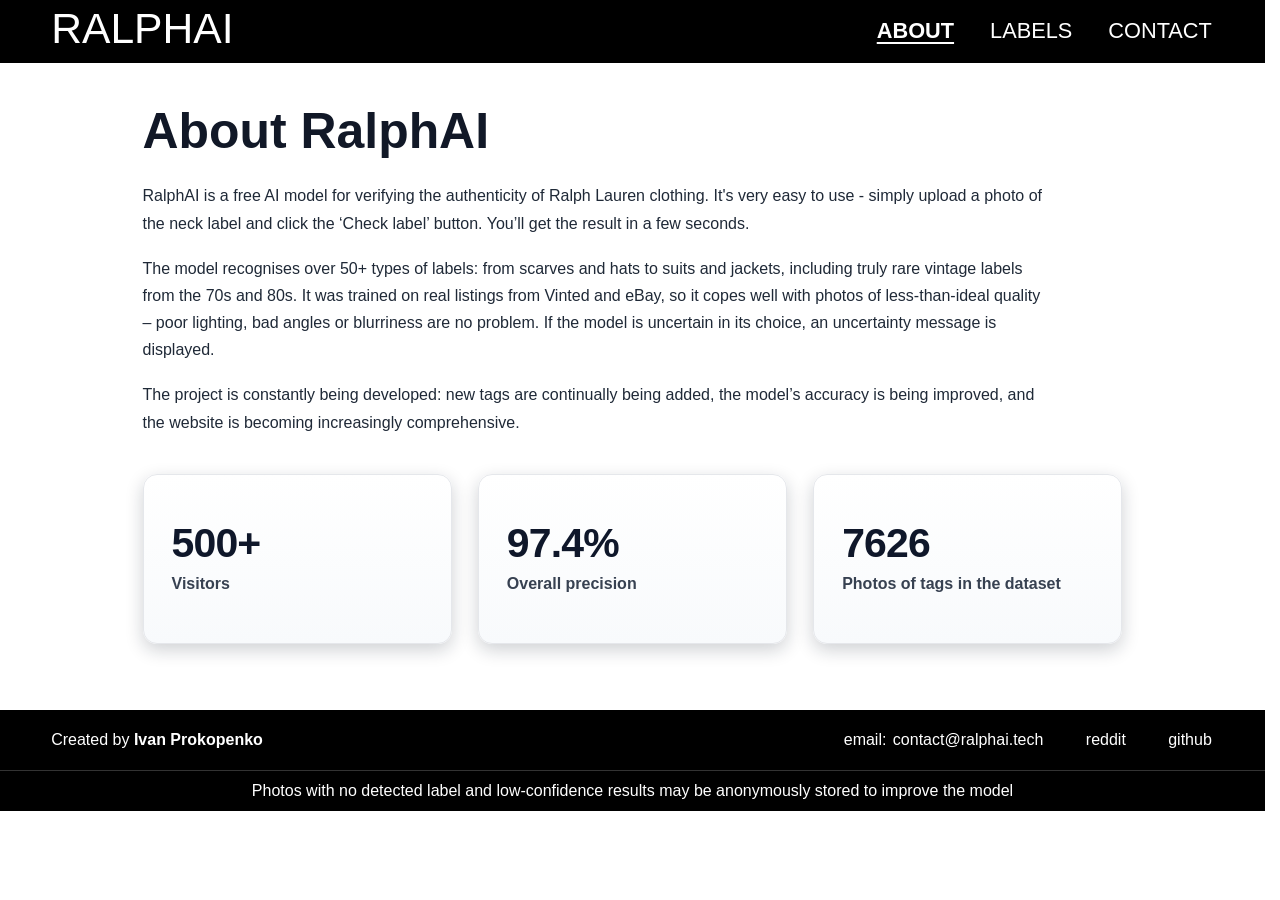
<file: about.html>
<!DOCTYPE html>
<html lang="en">

<head>
  <meta charset="UTF-8" />
  <meta name="viewport" content="width=device-width, initial-scale=1.0" />
  <title>RalphAI - About</title>
  <meta name="description"
    content="Learn how RalphAI helps people perform a fast, practical Ralph Lauren legit check using AI." />
  <link rel="icon" type="image/png" href="/favicon/favicon-96x96.png" sizes="96x96" />
  <link rel="icon" type="image/svg+xml" href="/favicon/favicon.svg" />
  <link rel="shortcut icon" href="/favicon.ico" />
  <link rel="apple-touch-icon" sizes="180x180" href="/favicon/apple-touch-icon.png" />
  <link rel="manifest" href="/favicon/site.webmanifest" />
  <link rel="stylesheet" href="styles.css" />
  <script defer src="metrics.js"></script>
  <script defer src="about.js"></script>
</head>

<body>
  <a class="skip-link" href="#main-content">Skip to main content</a>
  <header class="navbar">
    <a href="/" class="navbar__logo">RALPHAI</a>
    <nav class="navbar__links" aria-label="Main navigation">
      <a href="about.html" class="navbar__link navbar__link--active" aria-current="page">ABOUT</a>
      <a href="labels.html" class="navbar__link">LABELS</a>
      <a href="mailto:contact@ralphai.tech" class="navbar__link" id="navContactLink">CONTACT</a>
    </nav>
  </header>

  <main id="main-content" tabindex="-1" class="main-content main-content--about">
    <section class="about" aria-labelledby="aboutHeading">
      <h1 id="aboutHeading" class="about__title">About RalphAI</h1>

      <div class="about__body">
        <p>RalphAI is a free AI model for verifying the authenticity of Ralph Lauren clothing. It's very easy to use - simply upload a photo of the neck label and click the ‘Check label’ button. You’ll get the result in a few seconds.</p>
        <p>The model recognises over 50+ types of labels: from scarves and hats to suits and jackets, including truly rare vintage labels from the 70s and 80s. It was trained on real listings from Vinted and eBay, so it copes well with photos of less-than-ideal quality – poor lighting, bad angles or blurriness are no problem. If the model is uncertain in its choice, an uncertainty message is displayed.</p>
        <p>The project is constantly being developed: new tags are continually being added, the model’s accuracy is being improved, and the website is becoming increasingly comprehensive.</p>
      </div>

      <ul class="about__metrics" role="list" aria-label="RalphAI metrics">
        <li class="metric-card">
          <p class="metric-card__value" data-metric-key="visitors">500+</p>
          <p class="metric-card__label">Visitors</p>
        </li>
        <li class="metric-card">
          <p class="metric-card__value" data-metric-key="overallPrecision">97.4%</p>
          <p class="metric-card__label">Overall precision</p>
        </li>
        <li class="metric-card">
          <p class="metric-card__value" data-metric-key="datasetPhotos">7626</p>
          <p class="metric-card__label">Photos of tags in the dataset</p>
        </li>
      </ul>
    </section>
  </main>

  <footer class="site-footer">
    <div class="site-footer__links">
      <p class="site-footer__author"><span>Created by</span> <strong>Ivan Prokopenko</strong></p>
      <p class="site-footer__email">email: <a href="mailto:contact@ralphai.tech" id="footerEmailLink">contact@ralphai.tech</a>
      </p>
      <a href="https://www.reddit.com/user/Neat-Remote-8655/" class="site-footer__social" target="_blank"
        rel="noopener">reddit</a>
      <a href="https://github.com/IvanProkopenko7/ralphai" class="site-footer__social" target="_blank" rel="noopener">github</a>
    </div>
    <div class="collection-note"><span>Photos with no detected label and low-confidence results may be anonymously stored to improve the model</span></div>
  </footer>
</body>

</html>
</file>
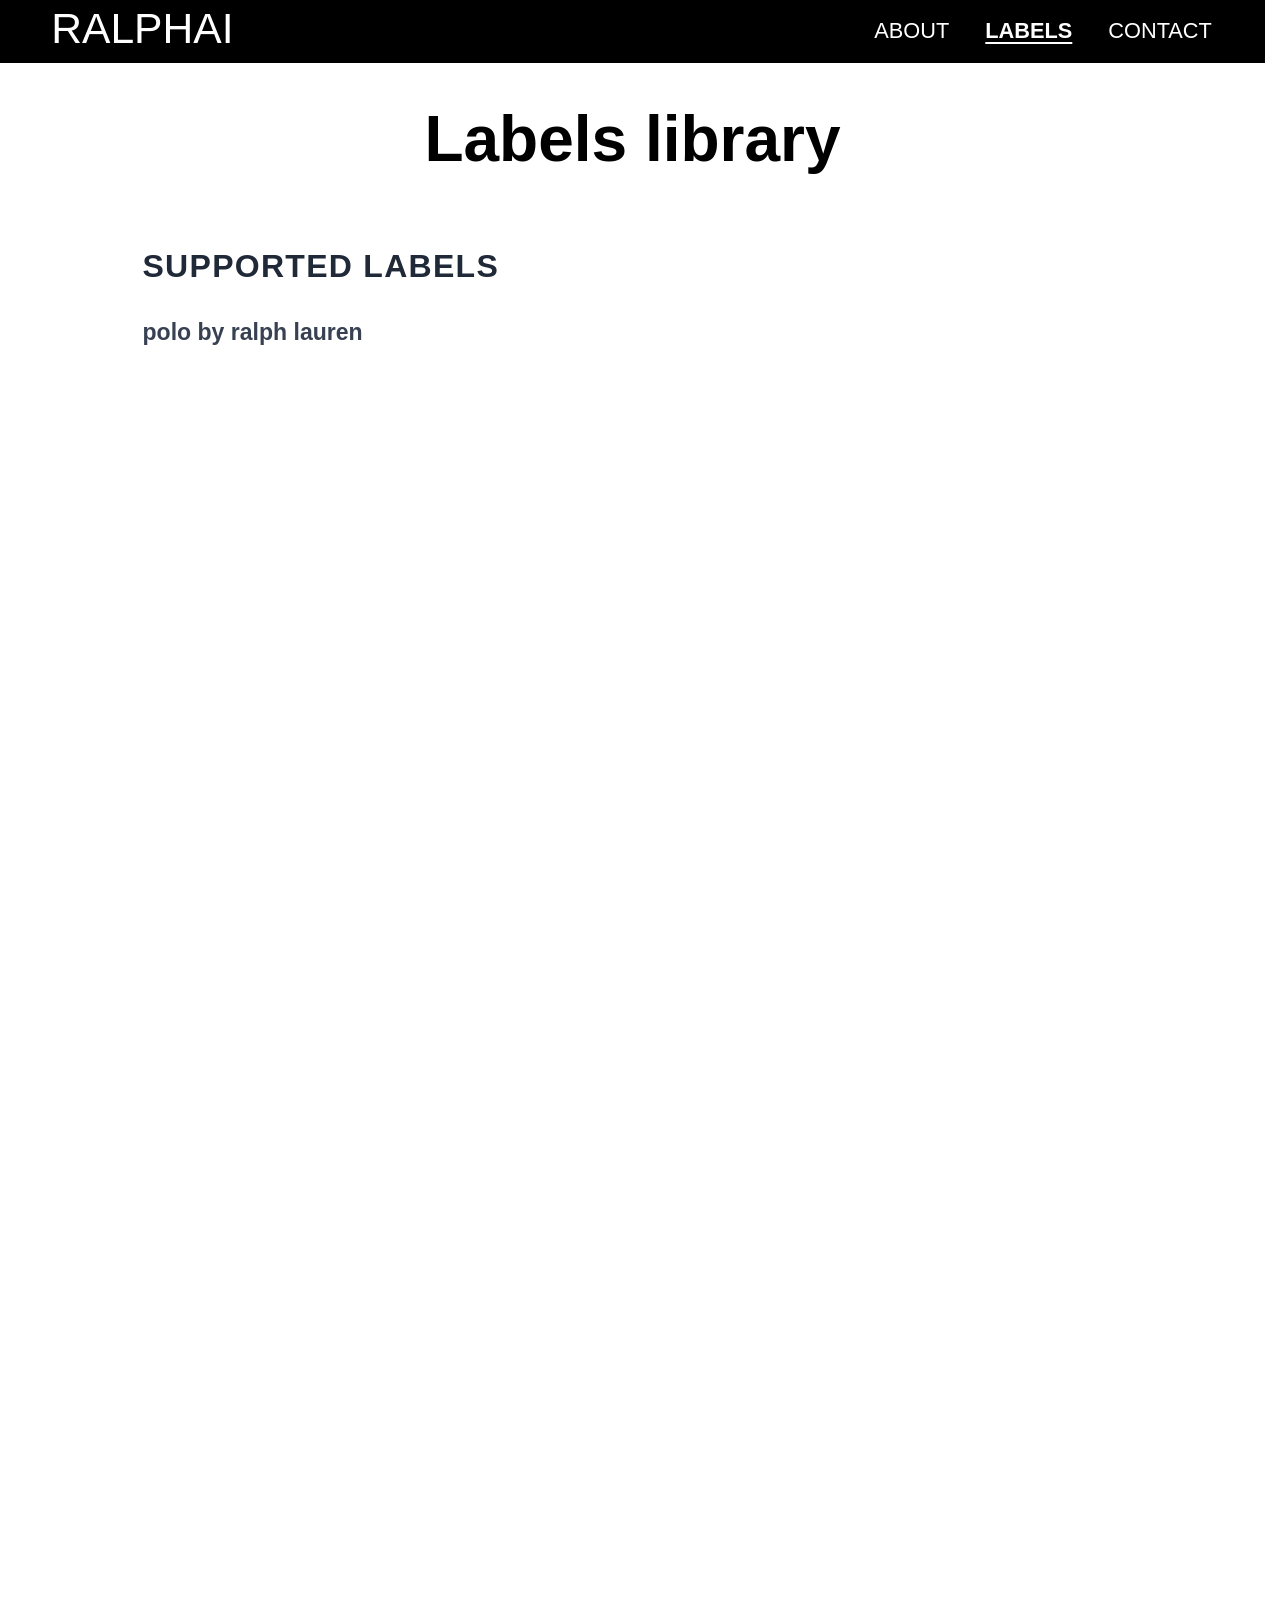
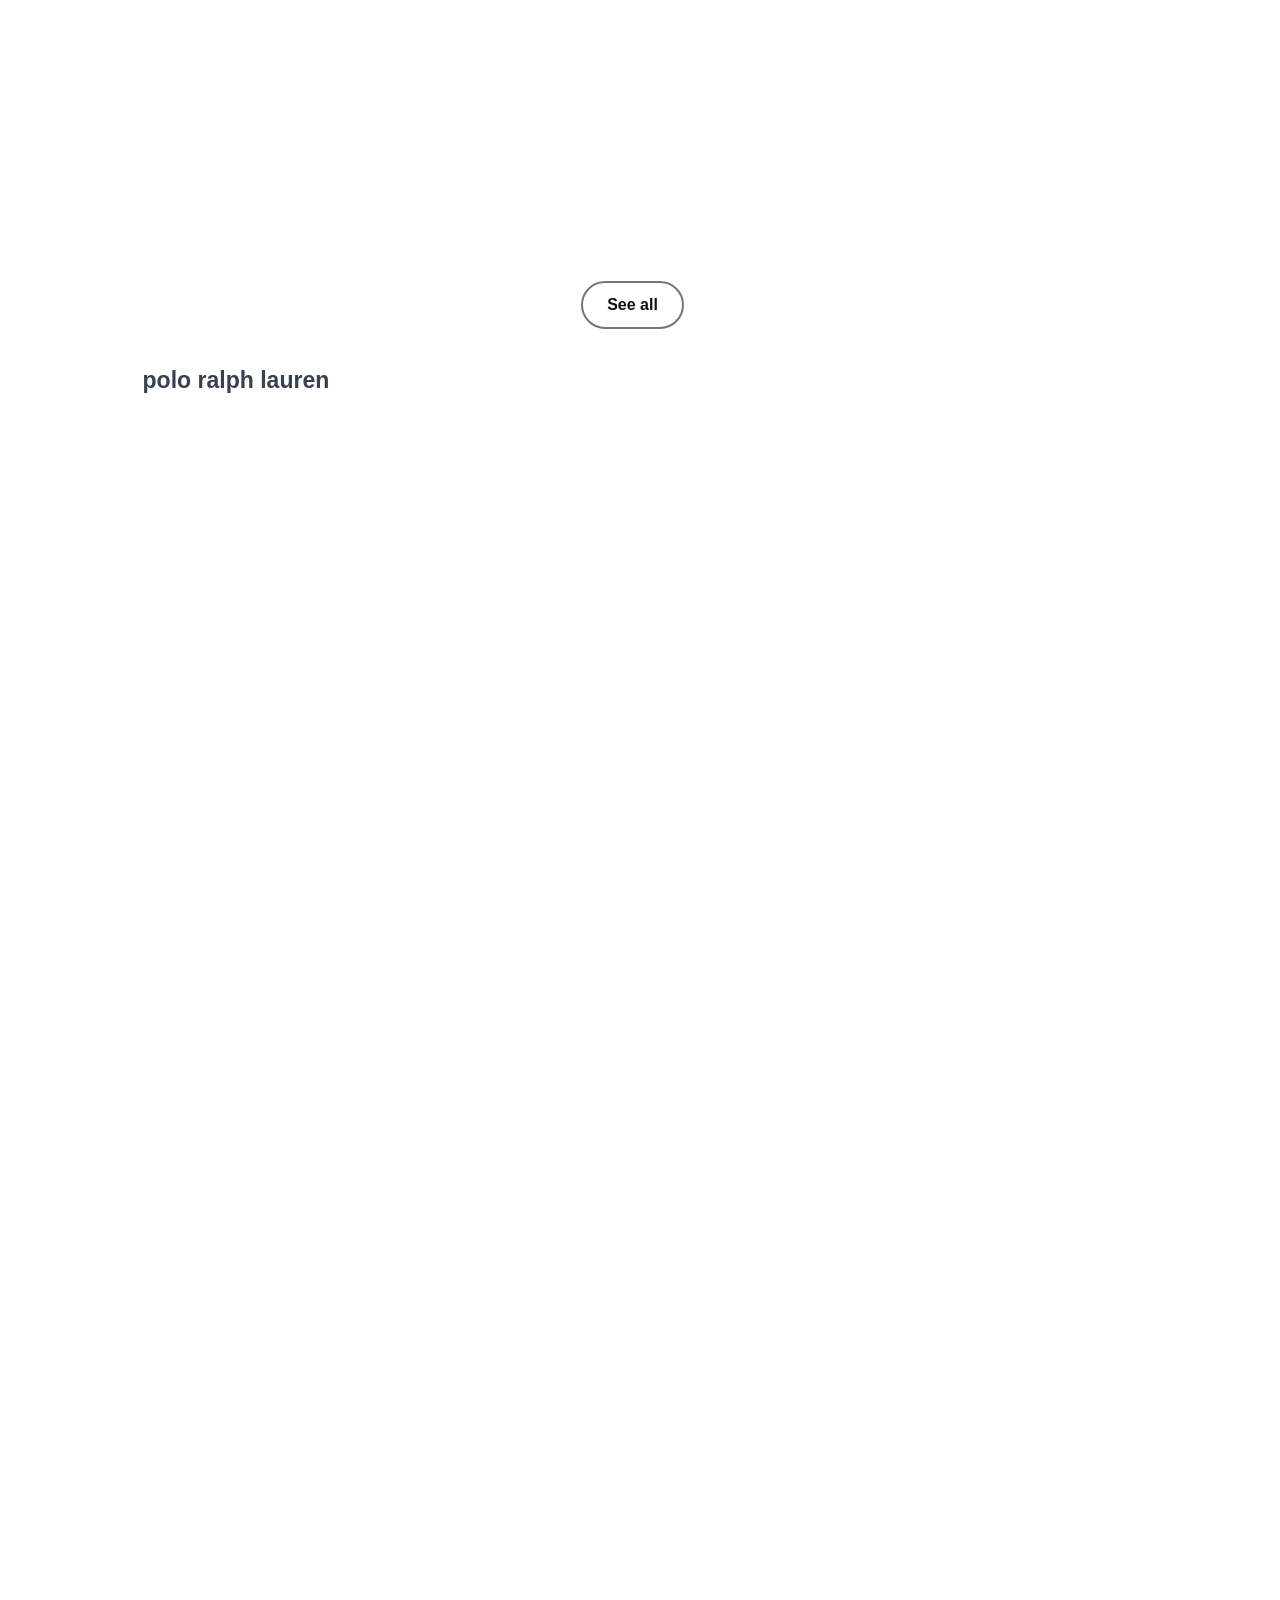
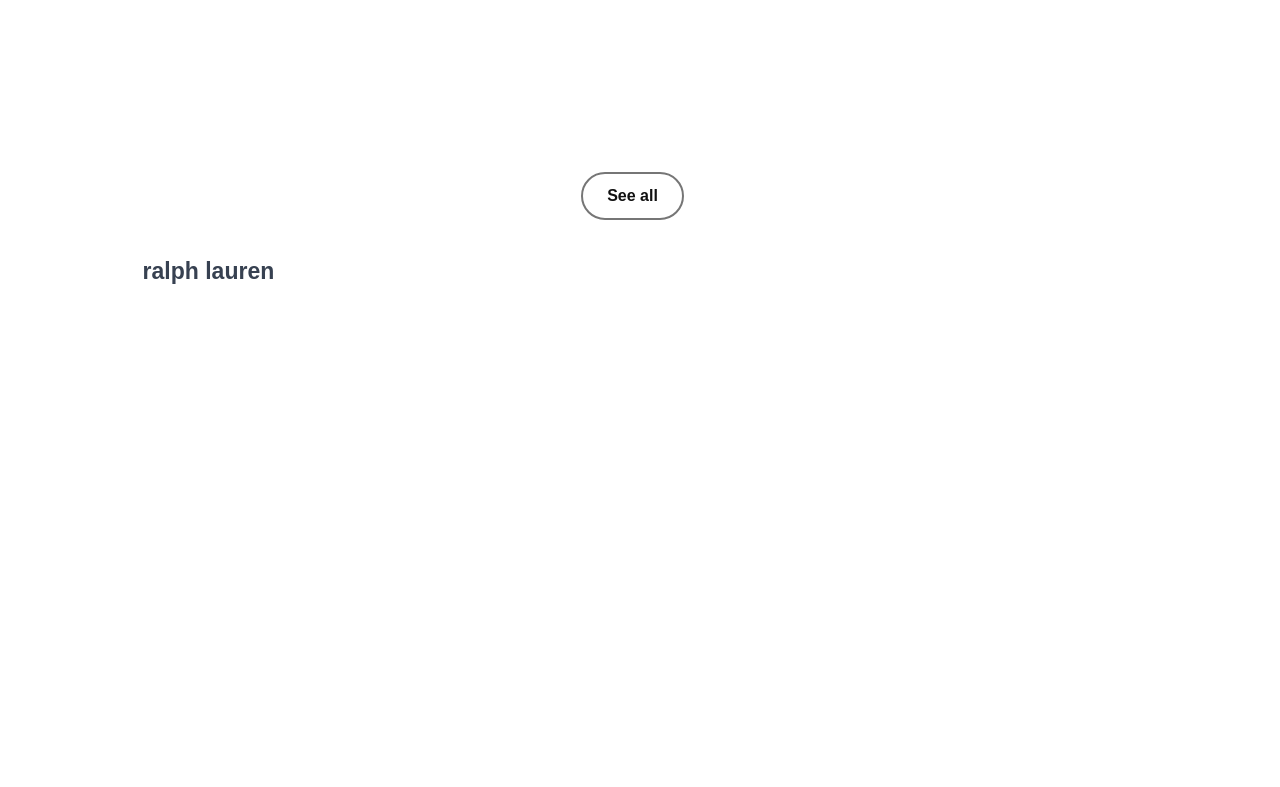
<file: labels.html>
<!DOCTYPE html>
<html lang="en">

<head>
  <meta charset="UTF-8" />
  <meta name="viewport" content="width=device-width, initial-scale=1.0" />
  <title>RalphAI - Labels Library</title>
  <meta name="description" content="Reference gallery of supported and upcoming Ralph Lauren labels." />
  <link rel="icon" type="image/png" href="/favicon/favicon-96x96.png" sizes="96x96" />
  <link rel="icon" type="image/svg+xml" href="/favicon/favicon.svg" />
  <link rel="shortcut icon" href="/favicon.ico" />
  <link rel="apple-touch-icon" sizes="180x180" href="/favicon/apple-touch-icon.png" />
  <link rel="manifest" href="/favicon/site.webmanifest" />
  <link rel="preload" href="labels.js" as="script" />
  <link rel="preload" as="image"
    href="/label_images/supported_labels/polo_by_ralph_lauren/2020s_yellow_QR_code_sweater.jpg"
    fetchpriority="high" />
  <link rel="stylesheet" href="styles.css" />
  <script defer src="labels.js"></script>
</head>

<body>
  <a class="skip-link" href="#main-content">Skip to main content</a>
  <header class="navbar">
    <a href="/" class="navbar__logo">RALPHAI</a>
    <nav class="navbar__links" aria-label="Main navigation">
      <a href="about.html" class="navbar__link">ABOUT</a>
      <a href="labels.html" class="navbar__link navbar__link--active" aria-current="page">LABELS</a>
      <a href="mailto:contact@ralphai.tech" class="navbar__link" id="navContactLink">CONTACT</a>
    </nav>
  </header>

  <main id="main-content" tabindex="-1" class="main-content main-content--labels">
    <h1 class="title">Labels library</h1>
    <section class="label-library" aria-labelledby="supported-labels-heading">
      <h2 id="supported-labels-heading" class="label-library__heading">SUPPORTED LABELS</h2>
      <div id="supported-groups">
        <ul class="label-library__grid" aria-hidden="true">
          <li class="label-card" aria-hidden="true"><div class="label-card__media label-card__media--skeleton label-card__media--loading"></div><p class="label-card__caption">&nbsp;</p></li>
          <li class="label-card" aria-hidden="true"><div class="label-card__media label-card__media--skeleton label-card__media--loading"></div><p class="label-card__caption">&nbsp;</p></li>
          <li class="label-card" aria-hidden="true"><div class="label-card__media label-card__media--skeleton label-card__media--loading"></div><p class="label-card__caption">&nbsp;</p></li>
          <li class="label-card" aria-hidden="true"><div class="label-card__media label-card__media--skeleton label-card__media--loading"></div><p class="label-card__caption">&nbsp;</p></li>
          <li class="label-card" aria-hidden="true"><div class="label-card__media label-card__media--skeleton label-card__media--loading"></div><p class="label-card__caption">&nbsp;</p></li>
          <li class="label-card" aria-hidden="true"><div class="label-card__media label-card__media--skeleton label-card__media--loading"></div><p class="label-card__caption">&nbsp;</p></li>
          <li class="label-card" aria-hidden="true"><div class="label-card__media label-card__media--skeleton label-card__media--loading"></div><p class="label-card__caption">&nbsp;</p></li>
          <li class="label-card" aria-hidden="true"><div class="label-card__media label-card__media--skeleton label-card__media--loading"></div><p class="label-card__caption">&nbsp;</p></li>
        </ul>
      </div>
    </section>

    <section class="label-library" aria-labelledby="upcoming-labels-heading">
      <h2 id="upcoming-labels-heading" class="label-library__heading label-library__heading--upcoming">UPCOMING LABELS</h2>
      <div id="upcoming-groups">
        <ul class="label-library__grid" aria-hidden="true">
          <li class="label-card" aria-hidden="true"><div class="label-card__media label-card__media--skeleton label-card__media--loading"></div><p class="label-card__caption">&nbsp;</p></li>
          <li class="label-card" aria-hidden="true"><div class="label-card__media label-card__media--skeleton label-card__media--loading"></div><p class="label-card__caption">&nbsp;</p></li>
          <li class="label-card" aria-hidden="true"><div class="label-card__media label-card__media--skeleton label-card__media--loading"></div><p class="label-card__caption">&nbsp;</p></li>
          <li class="label-card" aria-hidden="true"><div class="label-card__media label-card__media--skeleton label-card__media--loading"></div><p class="label-card__caption">&nbsp;</p></li>
        </ul>
      </div>
    </section>
  </main>

  <footer class="site-footer">
    <div class="site-footer__links">
      <p class="site-footer__author"><span>Created by</span> <strong>Ivan Prokopenko</strong>
      </p>
      <p class="site-footer__email">email: <a href="mailto:contact@ralphai.tech" id="footerEmailLink">contact@ralphai.tech</a>
      </p>
      <a href="https://www.reddit.com/user/Neat-Remote-8655/" class="site-footer__social" target="_blank"
        rel="noopener">reddit</a>
      <a href="https://github.com/IvanProkopenko7/ralphai" class="site-footer__social" target="_blank" rel="noopener">github</a>
    </div>
    <div class="collection-note"><span>Photos with no detected label and low-confidence results may be anonymously stored to improve the model</span></div>
  </footer>
</body>

</html>
</file>
<file: styles.css>
*,
*::before,
*::after {
  box-sizing: border-box;
  margin: 0;
  padding: 0;
}

[hidden] {
  display: none !important;
}

html,
body {
  width: 100%;
  min-height: 100vh;
  background-color: #ffffff;
  font-family: 'Inter', 'Segoe UI', Roboto, Helvetica, Arial, sans-serif;
  font-style: normal;
}

html {
  scrollbar-gutter: stable;
}

.navbar {
  position: sticky;
  top: 0;
  z-index: 100;
  background-color: #000;
  height: 60px;
  display: flex;
  align-items: center;
  justify-content: space-between;
  padding: 0 clamp(20px, 4vw, 60px);
}

.navbar__logo {
  font-weight: 400;
  font-size: clamp(28px, 3.33vw, 48px);
  color: #fff;
  text-decoration: none;
  text-wrap: nowrap;
  line-height: 1;
  display: inline-flex;
  align-items: center;
  transform: translateY(-0.08em);
}

.navbar__links {
  display: flex;
  align-items: center;
  gap: clamp(16px, 2.5vw, 48px);
}

.navbar__link {
  font-weight: 400;
  font-size: clamp(16px, 1.7vw, 32px);
  color: #fff;
  white-space: nowrap;
  text-decoration: none;
  line-height: 1;
  padding: 2px;
}

.navbar__logo,
.navbar__link,
.upload-section__choose,
.crop-dialog__cancel,
.crop-dialog__confirm,
.preview-card__remove,
.preview-grid__add {
  touch-action: manipulation;
}

.navbar__link--active {
  font-weight: 700;
  text-decoration: underline;
  text-underline-offset: 4px;
}

.main-content {
  width: 100%;
  max-width: 1280px;
  margin: 0 auto;
  padding: clamp(16px, 4vw, 60px);
  display: flex;
  flex-direction: column;
  align-items: center;
  gap: clamp(40px, 6vw, 120px);
}

.main-content.main-content--drag-over {
  background-color: rgba(0, 0, 0, 0.04);
}

.upload-section {
  display: flex;
  flex-direction: column;
  align-items: center;
  gap: clamp(8px, 0.8vw, 12px);
  width: 100%;
}

.title {
  font-weight: 800;
  font-size: clamp(20px, 6vw, 64px);
  color: #000;
  text-align: center;
  line-height: 1.2;
}

.subtitle {
  font-weight: 600;
  font-size: clamp(18px, 3vw, 32px);
  color: #000;
  text-align: center;
}

.upload-section__choose {
  font-family: Arial, sans-serif;
  line-height: normal;
  background: linear-gradient(135deg, #130023 0%, 20%, #6600aa 40%, #6600aa 60%, 80%, #130023 100%);
  background-size: 150% 150%;
  position: relative;
  overflow: hidden;
  margin-top: clamp(14px, 1.4vw, 20px);
  height: clamp(54px, 6vw, 100px);
  width: clamp(200px, 30vw, 440px);
  max-width: 100%;
  border-radius: 10px;
  cursor: pointer;
  border: none;
  display: flex;
  align-items: center;
  justify-content: center;
  isolation: isolate;
}

.upload-section__choose::before {
  content: '';
  position: absolute;
  inset: 0;
  z-index: 0;
  border-radius: inherit;
  background: linear-gradient(135deg, #130023 0%, 20%, #8800dd 40%, #8800dd 60%, 80%, #130023 100%);
  background-size: 150% 150%;
  opacity: 0;
  transition: opacity 0.25s ease;
}

.upload-section__choose:hover::before {
  opacity: 1;
}

.upload-section__choose span {
  position: relative;
  z-index: 1;
  font-weight: 600;
  font-size: clamp(16px, 2vw, 32px);
  color: #fff;
  white-space: nowrap;
}

.upload-section__hints {
  display: flex;
  flex-direction: column;
  align-items: center;
  gap: 4px;
}

.upload-section__drop-hint,
.upload-section__paste-hint {
  font-weight: 400;
  font-size: 16px;
  color: #666;
  text-align: center;
}

.section-heading {
  font-weight: 450;
  font-size: clamp(22px, 3vw, 48px);
  color: #000;
  text-align: center;
}

.qr-examples {
  width: 100%;
  display: flex;
  flex-direction: column;
  gap: clamp(20px, 2.4vw, 34px);
}

.qr-examples__group {
  width: 100%;
  display: flex;
  flex-direction: column;
  gap: 12px;
}

.qr-examples__label {
  font-size: clamp(18px, 2.1vw, 28px);
  font-weight: 700;
  letter-spacing: 0.08em;
}

.qr-examples__label--real {
  color: #166534;
}

.qr-examples__label--fake {
  color: #991b1b;
}

.qr-examples__grid {
  width: 100%;
  display: flex;
  flex-wrap: nowrap;
  align-items: stretch;
  gap: 10px;
  overflow-x: visible;
  padding-bottom: 0;
}

.qr-examples__card {
  border: 2px solid #e5e7eb;
  border-radius: 12px;
  overflow: hidden;
  background-color: #fff;
  flex: 0 0 auto;
  display: flex;
  align-items: center;
  justify-content: center;
}

.qr-examples__card img {
  display: block;
  width: auto;
  height: auto;
  max-width: 100%;
  max-height: 100%;
  background-color: #eceff3;
}

.extra-checks {
  width: min(1120px, 100%);
  display: flex;
  flex-direction: column;
  gap: clamp(20px, 2.4vw, 34px);
  padding: clamp(28px, 3.6vw, 48px) 0 clamp(24px, 4vw, 40px);
  margin-top: clamp(-56px, -5vw, -24px);
  border-top: 1px solid rgba(0, 0, 0, 0.12);
}

.extra-checks__heading {
  text-align: left;
}

.extra-checks__intro {
  font-size: clamp(16px, 1.2vw, 18px);
  line-height: 1.7;
  color: #1a1a1a;
}

.extra-checks__list {
  margin: 0;
  padding-left: clamp(20px, 2.4vw, 34px);
  list-style: none;
  counter-reset: extra-check-item;
  display: grid;
  gap: clamp(34px, 4vw, 50px);
}

.extra-checks__item {
  counter-increment: extra-check-item;
  display: grid;
  gap: clamp(16px, 2vw, 22px);
  color: #1a1a1a;
}

.extra-checks__item-title {
  font-size: clamp(18px, 2vw, 28px);
  font-weight: 650;
  line-height: 1.2;
}

.extra-checks__item-title::before {
  content: counter(extra-check-item) ". ";
}

.extra-checks__item p {
  font-size: clamp(16px, 1.15vw, 18px);
  line-height: 1.75;
}

.extra-checks__continue {
  background: none;
  border: none;
  padding: 0;
  font: inherit;
  color: inherit;
  font-weight: 700;
  text-decoration: underline;
  cursor: pointer;
}

.extra-checks__item a {
  color: #1d4ed8;
  text-underline-offset: 2px;
}

.extra-checks__item a:hover {
  text-decoration: none;
}

.qr-examples__grid {
  margin-top: 0;
}

.qr-examples__card {
  width: calc((100% - 10px) / 2);
}

.qr-examples__card img {
  height: auto;
}

.qr-examples__card--legit {
  border-color: #22c55e;
}

.qr-examples__card--fake {
  border-color: #ef4444;
}

.credibility {
  width: min(1120px, 100%);
  border-top: 1px solid rgba(0, 0, 0, 0.12);
  display: flex;
  flex-direction: column;
  gap: clamp(24px, 2.8vw, 40px);
  padding-block: clamp(28px, 3.6vw, 48px) clamp(30px, 5vw, 56px);
  padding-inline: 0;
  /* Preserves the original upload -> removed spacer -> credibility gap after spacer removal.
  Old distance = main gap + spacer padding-top + spacer padding-bottom + main gap + old negative margin.
  New distance = main gap + this margin, so this margin absorbs the removed section's spacing on all screens. */
  margin-top:
  calc(clamp(36px, 6vw, 40px) /* ex-spacer top */
  + clamp(12px, 1.2vw, 40px))

}

.credibility__heading {
  text-align: center;
}

.credibility__metrics {
  display: grid;
  grid-template-columns: repeat(3, minmax(0, 1fr));
  gap: clamp(14px, 2vw, 24px);
}

.credibility__metrics .metric-card {
  min-height: 180px;
}

.preview-grid {
  display: flex;
  flex-wrap: wrap;
  gap: 12px;
  justify-content: center;
  width: clamp(200px, 80vw, 920px);
  max-width: 100%;
}

.preview-card {
  position: relative;
  display: flex;
  flex-direction: column;
  width: min(320px, 100%);
  min-width: 0;
  max-width: 100%;
  margin-top: 10px;
}

.preview-card__thumbnail {
  position: relative;
  width: 100%;
  max-width: 320px;
  aspect-ratio: 1 / 1;
  overflow: hidden;
  flex-shrink: 0;
  background-color: #eceff3;
}

.preview-card__thumbnail img {
  width: 100%;
  height: 100%;
  object-fit: contain;
  background-color: transparent;
  display: block;
}

.preview-card__thumbnail--real {
  background-color: #ccffdd;
}

.preview-card__thumbnail--fake {
  background-color: #ffcece;
}

.preview-card__thumbnail--unknown {
  background-color: #fef9c3;
}

.preview-card__thumbnail--too-small {
  background-color: #fef9c3;
}

.preview-card__thumbnail--not-detected {
  background-color: #000;
}

.preview-card__crop {
  margin-top: 8px;
  padding: 8px 16px;
  font-size: 16px;
  font-weight: 600;
  cursor: pointer;
  border: 2px solid #767676;
  border-radius: 999px;
  background: transparent;
  color: #111;
}

.preview-card__thumbnail--pending {
  background-color: #e5e7eb;
}

.preview-card__thumbnail--pending::after {
  content: '';
  position: absolute;
  top: 50%;
  left: 50%;
  width: 40px;
  height: 40px;
  margin: -20px 0 0 -20px;
  border: 4px solid #9ca3af;
  border-top-color: #374151;
  border-radius: 50%;
  animation: spin 0.7s linear infinite;
}

.preview-card__thumbnail--pending .preview-card__status {
  position: absolute;
  top: calc(50% + 30px);
  left: 8px;
  right: 8px;
  text-align: center;
  font-size: 16px;
  color: #4b5563;
}

@keyframes spin {
  to {
    transform: rotate(360deg);
  }
}

.preview-card__remove {
  position: absolute;
  top: 4px;
  right: 4px;
  width: 44px;
  height: 44px;
  border-radius: 50%;
  background-color: rgba(0, 0, 0, 0.8);
  color: #fff;
  border: 1px solid grey;
  cursor: pointer;
  font-size: 24px;
  display: flex;
  align-items: center;
  justify-content: center;
  line-height: 1;
}

.preview-card__remove:hover {
  background-color: rgba(0, 0, 0, 0.85);
}

.preview-grid__add {
  width: min(320px, 100%);
  aspect-ratio: 1 / 1;
  border-radius: 10px;
  border: 2px dashed #767676;
  background-color: #fafafa;
  cursor: pointer;
  font-size: 32px;
  color: #555;
  display: flex;
  align-items: center;
  justify-content: center;
  align-self: flex-start;
}

.preview-grid__add:hover {
  border-color: #555;
  color: #555;
}

.result-row {
  display: flex;
  flex-wrap: wrap;
  gap: 12px;
  justify-content: center;
  width: clamp(200px, 80vw, 920px);
  max-width: 100%;
}

.result-chip {
  position: relative;
  display: flex;
  flex-direction: column;
  align-items: center;
  justify-content: center;
  padding: 6px 20px 4px;
  flex-shrink: 0;
  border-radius: 999px 999px 0 0;
  box-sizing: border-box;
  gap: 2px;
}

.result-chip--authentic {
  background-color: #ccffdd;
}

.result-chip--fake {
  background-color: #ffcece;
}

.result-chip--unknown {
  background-color: #fef9c3;
}

.result-chip--too-small {
  background-color: #fef9c3;
}

.result-chip__verdict {
  font-family: 'Inter', sans-serif;
  font-size: 22px;
  font-weight: 800;
  text-transform: lowercase;
  letter-spacing: 0.01em;
  line-height: 1.1;
}

.result-chip--authentic .result-chip__verdict {
  color: #166534;
}

.result-chip--fake .result-chip__verdict {
  color: #991b1b;
}

.result-chip--unknown .result-chip__verdict {
  color: #854d0e;
}

.result-chip--too-small .result-chip__verdict {
  color: #854d0e;
}

.notice {
  background-color: #fdf5d3;
  color: #6a5300;
  border: 1px solid #fae482;
  width: clamp(300px, 42vw, 660px);
  max-width: 95%;
  border-radius: 8px;
  font-family: 'Inter', sans-serif;
  font-size: 16px;
  line-height: 1.5;
  text-align: center;
  padding: 16px 20px;
  font-weight: 500;
  box-shadow: 0 4px 12px rgba(0, 0, 0, 0.03);
}

.notice a {
  color: #4a3a00;
  text-decoration: underline;
  font-weight: 700;
}

.notice a:hover {
  text-decoration: none;
}

.error-message {
  width: clamp(200px, 28vw, 440px);
  max-width: 100%;
  background-color: #f8d7da;
  color: #721c24;
  border-radius: 6px;
  padding: 12px 18px;
  font-family: 'Inter', sans-serif;
  font-size: clamp(16px, 1vw, 18px);
  text-align: center;
}

.site-footer__links {
  background-color: #000;
  min-height: 60px;
  width: 100%;
  display: flex;
  align-items: center;
  padding: 0 clamp(20px, 4vw, 60px);
  gap: clamp(16px, 3vw, 60px);
  font-family: 'Inter', sans-serif;
  font-size: 16px;
  font-weight: 400;
  color: #fff;
}

.site-footer strong {
  font-weight: 600;
}

.site-footer__author {
  flex: 1;
  padding-right: 20px;
}

.site-footer__email {
  flex: 0 0 auto;
}

.site-footer__email a {
  color: #fff;
  text-decoration: none;
  padding: 2px;
}

.site-footer__email a:hover {
  text-decoration: underline;
}

.site-footer__social {
  flex: 0 0 auto;
  color: #fff;
  text-decoration: none;
  padding: 2px;
}

.site-footer__social:hover {
  text-decoration: underline;
}

.collection-note {
  width: 100%;
  min-height: 20px;
  background-color: black;
  display: flex;
  align-items: center;
  justify-content: center;
  text-align: center;
  padding: 2px 12px;
  padding-bottom: 4px;
  border-top: 1px solid rgba(255, 255, 255, 0.2);
}

.collection-note span {
  color: #fff;
  font-size: 16px;
  line-height: 1.5;
}

@media (max-width: 600px) {
  .site-footer__social {
    padding: 0;
  }

  .site-footer__links {
    height: auto;
    flex-direction: row;
    flex-wrap: wrap;
    align-items: center;
    padding: 14px 16px;
    gap: 6px 12px;
  }

  .site-footer__author,
  .site-footer__email {
    width: 100%;
    flex: none;
  }

}

/* Native dialog provides focus containment, Escape, and background inertness. */
.crop-dialog {
  width: min(900px, 95%);
  max-width: none;
  max-height: calc(100dvh - 24px);
  margin: auto;
  padding: 0;
  border: 0;
  border-radius: 10px;
  background: #111;
  color: #fff;
  overflow-y: auto;
}

.crop-dialog::backdrop { background: rgb(0 0 0 / 88%); }
.crop-dialog__content { display: flex; flex-direction: column; }
.crop-dialog__image { width: 100%; height: 80vh; background: #000; overflow: hidden; }

.crop-dialog__image img {
  display: block;
  max-width: 100%;
}

@media (hover: none) and (pointer: coarse) {
  .crop-dialog__image,
  .crop-dialog__image * {
    -webkit-touch-callout: none;
    -webkit-user-select: none;
    user-select: none;
  }

  /* Keep the large bottom-right handle as-is, but enlarge the other 7 touch points. */
  .cropper-point:not(.point-se) {
    width: 12px;
    height: 12px;
    opacity: 1;
  }

  .cropper-point.point-n {
    width: 6px;
    height: 6px;
    top: -3px;
    left: 50%;
    margin-left: -3px;
  }

  .cropper-point.point-s {
    width: 6px;
    height: 6px;
    bottom: -3px;
    left: 50%;
    margin-left: -3px;
  }

  .cropper-point.point-e {
    width: 6px;
    height: 6px;
    right: -3px;
    top: 50%;
    margin-top: -3px;
  }

  .cropper-point.point-w {
    width: 6px;
    height: 6px;
    left: -3px;
    top: 50%;
    margin-top: -3px;
  }

  .cropper-point.point-nw {
    top: -6px;
    left: -6px;
  }

  .cropper-point.point-ne {
    top: -6px;
    right: -6px;
  }

  .cropper-point.point-sw {
    bottom: -6px;
    left: -6px;
  }
}

.crop-dialog__actions {
  display: flex;
  gap: 12px;
  padding: 16px 20px;
  justify-content: flex-end;
  background-color: #1a1a1a;
}

.crop-dialog__cancel,
.crop-dialog__confirm {
  padding: 10px 28px;
  font-size: 16px;
  font-weight: 600;
  letter-spacing: 0.03em;
  border: none;
  border-radius: 4px;
  cursor: pointer;
  transition: background-color 0.2s;
}

.crop-dialog__cancel {
  background-color: #444;
  color: #fff;
}

.crop-dialog__cancel:hover {
  background-color: #555;
}

.crop-dialog__confirm {
  background-color: #fff;
  color: #111;
}

.crop-dialog__confirm:hover {
  background-color: #ddd;
}

.crop-dialog__confirm.crop-dialog__confirm--processing {
  opacity: 0.65;
  cursor: wait;
}

@media (max-width: 768px) {
  .credibility__metrics {
    gap: 10px;
  }

  .credibility__metrics .metric-card {
    min-height: 120px;
    padding: 14px;
  }

  .extra-checks {
    padding-left: 0;
    padding-right: 0;
  }

  .result-chip {
    padding: 5px 7px 6px;
  }

  .result-chip__verdict {
    font-family: 'Inter', sans-serif;
    font-size: 16px;
    font-weight: 800;
    text-transform: lowercase;
    letter-spacing: 0.01em;
    line-height: 1.1;
  }

  .upload-section__choose {
    width: min(70%, 300px);
  }

  .notice {
    width: min(85%, 450px);
    font-size: 16px;
    padding: 12px 16px;
    line-height: 1.4;
  }

  .upload-section__paste-hint {
    display: none;
  }

}

@media (max-width: 480px) {
  .credibility__metrics {
    grid-template-columns: 1fr;
    gap: 8px;
  }

  .qr-examples__grid {
    flex-wrap: wrap;
    overflow-x: visible;
  }

  .qr-examples__card {
    width: calc((100% - 10px) / 2);
  }

  .extra-checks__list {
    padding-left: 15px;
  }

  .crop-dialog__image {
    height: 65vh;
  }

  .navbar {
    height: 56px;
    padding: 0 12px;
  }

  .navbar__logo {
    font-size: 22px;
  }

  .navbar__links {
    gap: 8px;
  }

  .navbar__link {
    font-size: 16px;
    line-height: 1;
  }

  .main-content {
    padding: 30px 20px;
  }

  .upload-section__choose {
    width: 80%;
    height: 60px;
  }

  .notice {
    width: 85%;
    font-size: 16px;
    padding: 10px 14px;
    margin-top: 5px;
    line-height: 1.4;
  }

  .upload-section__choose span {
    font-size: 16px;
  }

  .preview-grid__add {
    width: calc(80vw - 8px);
    height: calc((80vw - 8px) * 0.5);
  }

  .result-chip {
    padding: 5px 7px 6px;
  }

  .site-footer__social {
    flex: none;
  }

  .crop-dialog__cancel,
  .crop-dialog__confirm {
    padding: 8px 16px;
    font-size: 16px;
  }

}

@media (max-width: 767px) {
  .navbar__logo {
    transform: none;
  }

}

@media (min-width: 481px) {
  .qr-examples {
    display: grid;
    grid-template-columns: repeat(2, minmax(0, 1fr));
    column-gap: 10px;
    row-gap: 12px;
  }

  .qr-examples__group {
    display: flex;
    flex-direction: column;
    gap: 12px;
  }

  .qr-examples__grid {
    flex-wrap: nowrap;
    overflow-x: visible;
  }

  .qr-examples__card {
    width: calc((100% - 10px) / 2);
  }

}

@media (max-width: 360px) {
  .navbar__link {
    font-size: 16px;
  }

  .navbar__logo {
    font-size: 18px;
  }

  .navbar {
    height: 40px;
  }

  .title {
    font-size: 32px;
  }

  .subtitle {
    font-size: 18px;
  }

  .upload-section__choose {
    width: 95%;
  }

  .notice {
    width: 90%;
    font-size: 16px;
    padding: 8px 10px;
    line-height: 1.4;
  }

}

.main-content--labels {
  padding-top: clamp(20px, 3vw, 40px);
  padding-bottom: clamp(30px, 5vw, 70px);
  align-items: center;
  gap: clamp(36px, 5vw, 64px);
}

.label-library {
  width: 100%;
  max-width: 980px;
  margin: 0 auto;
}

.label-library__heading {
  text-align: left;
  font-size: clamp(22px, 2.5vw, 34px);
  font-weight: 800;
  color: #1f2937;
  margin: 0 0 clamp(18px, 2vw, 26px) 0;
  letter-spacing: 0.04em;
  text-transform: uppercase;
}

.label-library__heading--upcoming {
  margin-top: clamp(24px, 4vw, 36px);
}

.label-library__group {
  margin-bottom: clamp(24px, 3vw, 34px);
}

.label-library__group-title {
  font-size: clamp(18px, 1.8vw, 26px);
  font-weight: 700;
  color: #374151;
  margin: 0 0 clamp(12px, 1.6vw, 18px) 0;
  text-transform: lowercase;
}

.label-library__grid {
  display: grid;
  grid-template-columns: repeat(4, minmax(0, 1fr));
  gap: clamp(14px, 1.8vw, 24px);
}

.label-card {
  width: 100%;
  display: flex;
  flex-direction: column;
  gap: 10px;
  content-visibility: auto;
  contain-intrinsic-size: auto 300px;
}

.label-card__media {
  position: relative;
  width: 100%;
  aspect-ratio: 4 / 3;
  border-radius: 6px;
  border: 1px solid #d9d9d9;
  background-color: #eceff3;
  overflow: hidden;
  display: flex;
  align-items: center;
  justify-content: center;
}

.label-card__media--loading::after {
  content: '';
  position: absolute;
  top: 50%;
  left: 50%;
  width: 32px;
  height: 32px;
  margin: -16px 0 0 -16px;
  border: 4px solid #9ca3af;
  border-top-color: #374151;
  border-radius: 50%;
  animation: spin 0.7s linear infinite;
}

.label-card__media--skeleton {
  background-color: #fff;
}

.label-library__grid[aria-hidden="true"] {
  min-height: calc(100vh - 200px);
  min-height: calc(100svh - 200px);
}

.label-card__media img {
  width: 100%;
  height: 100%;
  display: block;
  object-fit: contain;
  object-position: center;
}

.label-card__caption {
  margin: 0;
  font-size: 16px;
  line-height: 1.4;
  color: #4b5563;
  text-align: center;
  overflow-wrap: break-word;
}

@media (max-width: 600px) {
  .main-content--labels {
    padding-left: 10px;
    padding-right: 10px;
    gap: 22px;
  }

  .label-library__grid {
    grid-template-columns: repeat(3, minmax(0, 1fr));
    gap: 8px;
  }

  .label-library__heading {
    margin-bottom: 12px;
  }

  .label-library__group {
    margin-bottom: 18px;
  }

}

@media (max-width: 420px) {
  .label-library__grid {
    grid-template-columns: repeat(3, minmax(0, 1fr));
    gap: 6px;
  }

  .label-card__media {
    aspect-ratio: 3 / 2;
  }

}

.main-content--about {
  padding-top: clamp(24px, 3.2vw, 46px);
  padding-bottom: clamp(34px, 5.2vw, 74px);
  align-items: center;
  gap: clamp(28px, 4.2vw, 54px);
}

.about {
  width: 100%;
  max-width: 980px;
  margin: 0 auto;
}

.about__title {
  color: #111827;
  font-size: clamp(30px, 3.9vw, 54px);
  line-height: 1.1;
  font-weight: 800;
  margin: 0 0 clamp(16px, 2vw, 24px) 0;
}

.about__body {
  display: flex;
  flex-direction: column;
  gap: clamp(12px, 1.4vw, 18px);
  color: #1f2937;
  font-size: clamp(16px, 1.25vw, 20px);
  line-height: 1.7;
  max-width: 900px;
}

.about__metrics {
  margin-top: clamp(24px, 3vw, 38px);
  display: flex;
  gap: clamp(14px, 2.2vw, 26px);
  width: 100%;
}

.about__metrics .metric-card {
  flex: 1 1 0;
  min-width: 0;
}

.metric-card {
  border: 1px solid #e5e7eb;
  border-radius: 14px;
  background: linear-gradient(180deg, #ffffff 0%, #f8fafc 100%);
  box-shadow: 0 6px 18px rgba(15, 23, 42, 0.2);
  padding: clamp(18px, 2.3vw, 28px);
  min-height: 170px;
  display: flex;
  flex-direction: column;
  justify-content: center;
  gap: 10px;
}

.metric-card__value {
  font-size: clamp(30px, 3.2vw, 48px);
  line-height: 1;
  font-weight: 800;
  color: #0f172a;
  letter-spacing: -0.02em;
}

.metric-card__label {
  color: #374151;
  font-size: clamp(16px, 1.15vw, 20px);
  line-height: 1.35;
  font-weight: 600;
}

@media (max-width: 600px) {
  .about__metrics {
    flex-wrap: wrap;
    gap: 8px;
  }

  .about__metrics .metric-card {
    flex: 1 1 calc(50% - 8px);
  }

  .metric-card {
    min-height: 108px;
    padding: 12px;
  }

  .metric-card__value {
    font-size: clamp(20px, 6vw, 30px);
  }

  .metric-card__label {
    font-size: clamp(16px, 2.7vw, 20px);
    line-height: 1.2;
  }

}

/* Shared accessibility and reflow rules. */
html { font-size: 16px; scroll-padding-top: 100px; }
body { line-height: 1.5; }
button, input { font: inherit; }
a { display: inline-block; max-width: 100%; overflow-wrap: anywhere; }
button, a, input { touch-action: manipulation; }
button, input, a { min-width: 24px; min-height: 24px; }
.navbar a, .site-footer a { display: inline-flex; align-items: center; }
:focus-visible { outline: 3px solid #185abc; outline-offset: 3px; }
.navbar :focus-visible, .site-footer :focus-visible, .crop-dialog :focus-visible { outline-color: #ffdf66; }
main:focus { outline: none; }
.skip-link { position: fixed; top: 8px; left: 8px; z-index: 200; padding: 10px 16px; border: 2px solid #185abc; background: #fff; color: #111; transform: translateY(-180%); }
.skip-link:focus { transform: none; }
.navbar { height: auto; min-height: 60px; flex-wrap: wrap; gap: 8px 16px; padding-block: 10px; }
.navbar__links { flex-wrap: wrap; }
.main-content, .main-content > *, .navbar__links, .site-footer__links > * { min-width: 0; }
.site-footer { background: #000; color: #fff; }
.site-footer__links { flex-wrap: wrap; padding-block: 12px; }
.site-footer__email a { overflow-wrap: anywhere; }
.collection-note { padding: 8px 12px; }
.extra-checks__continue { min-height: 24px; }
.credibility__metrics, .about__metrics, .label-library__grid, .qr-examples__grid { list-style: none; }
.label-library__more { grid-column: 1 / -1; display: flex; justify-content: center; margin-top: 10px; }
.label-library__expand { padding: 10px 24px; font-weight: 600; cursor: pointer; border: 2px solid #767676; border-radius: 999px; background: #fff; color: #111; }
.label-library__expand:hover { background: #f3f4f6; }
@media (max-width: 600px) {
  .crop-dialog__actions { flex-wrap: wrap; }
}
@media (max-width: 360px) {
  .navbar { min-height: 60px; }
  .navbar__links { gap: 8px; }
}
@media (prefers-reduced-motion: reduce) {
  *, *::before, *::after { animation-duration: 0.01ms !important; animation-iteration-count: 1 !important; transition-duration: 0.01ms !important; scroll-behavior: auto !important; }
}
</file>
